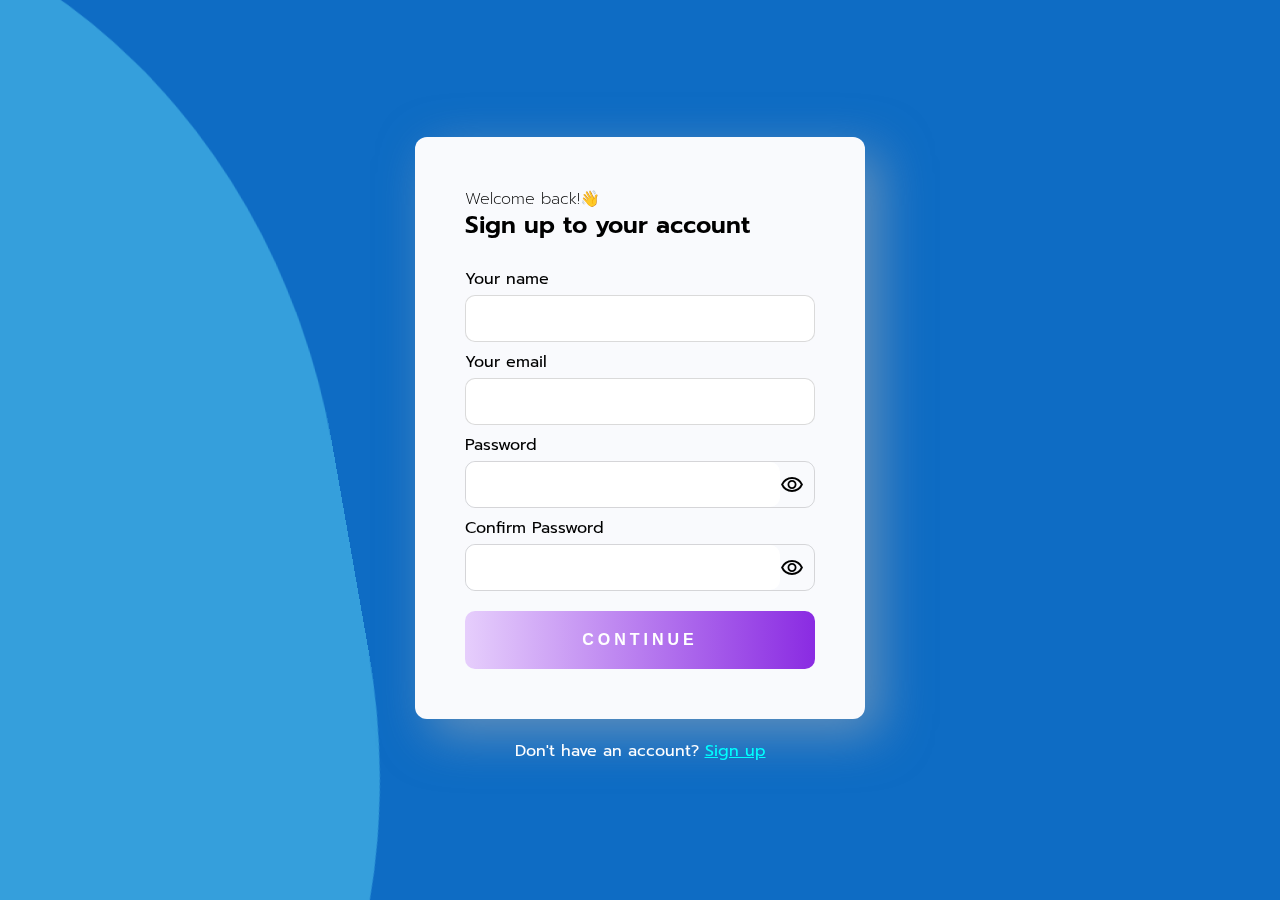
<file: index.html>
<!DOCTYPE html>
<html lang="en">
    <head>
        <meta charset="UTF-8" />
        <meta name="viewport" content="width=device-width, initial-scale=1.0" />
        <title>User Authentication using |Local Storage</title>
        <link rel="stylesheet" href="./assest/style.css" />
        <!-- <link rel="stylesheet" href="./assest/sign-up.css"> -->
        <link rel="preconnect" href="https://fonts.googleapis.com" />
        <link rel="preconnect" href="https://fonts.gstatic.com" crossorigin />
        <link
            rel="stylesheet"
            href="https://fonts.googleapis.com/css2?family=Material+Symbols+Outlined:opsz,wght,FILL,GRAD@24,400,0,0" />
        <link
            href="https://fonts.googleapis.com/css2?family=Prompt:ital,wght@0,100;0,300;0,400;0,500;0,600;0,700;0,900;1,100&display=swap"
            rel="stylesheet" />
    </head>
    <body>
         
        <div class='box'>
            <div class='wave -one'></div>
            <div class='wave -two'></div>
            <div class='wave -three'></div>
          </div>          
        <div class="form-container">
            <form>
                <p id="welcome">Welcome back!👋</p>
                <h2>Sign up to your account</h2>
                <label for="name">Your name</label>
                <input id="name" type="text" />
                <label for="email">Your email</label>
                <input id="email" type="email" />
                <label for="password">Password</label>
                <div class="password">
                    <input id="password" class="password-input" type="password" />
                    <span id="eye" class="material-symbols-outlined eye" title="show password">visibility</span>
                </div>
                <label for="final-password">Confirm Password</label>
                <div class="password">
                    <input id="final-password" type="password" class="password-input" />
                    <span id="confirm-eye" class="material-symbols-outlined eye" title="show password"> visibility</span>
                </div>
                <button class="submit">CONTINUE</button>
                <p id="error">Error: All fields are mandatory</p>
            </form>
            <p id="sign-up-button">Don't have an account? <a href="#">Sign up</a></p>
        </div>
        <script src="./script.js"></script>
    </body>
</html>
</file>
<file: assest/style.css>
*{
    margin: 0;
    padding: 0;
}
body{
    background-color: #F9FAFD;
    font-family: 'Prompt', sans-serif;
}
.form-container{
    display: flex;
    flex-direction: column;
    align-items: center;
    height: 100vh;
    box-sizing: border-box;
    justify-content: center;
    position: relative;
    z-index: 20;
}
.eye{
    cursor: pointer;
}
#welcome{
    font-weight: 200;
}
h2{
    font-weight: 600;
    margin-top: -4px;
    margin-bottom: 16px;
}
label{
    margin: 8px 0 4px 0;
}
form{
    border-radius: 12px;
    box-shadow: 15px 15px 50px rgba(182, 180, 180, 0.5);
    width: 450px;
    box-sizing: border-box;
    display: flex;
    flex-direction: column;
    padding: 50px;
    background-color: #F9FAFD;
}
input{
    border: 1px solid rgba(0, 0, 0, 0.144);
    font-size: 18px;
    border-radius: 10px;
    box-sizing: border-box;
    padding: 12px;
    width: 100%;
    outline: none;
}
.password{
    display: flex;  
    align-items: center;
    box-sizing: border-box;
    padding-right: 10px;
    border-radius: 10px;
    border: 1px solid rgba(0, 0, 0, 0.144);
}
.password-input{
    border: none;
}
.submit{
    border: none;
    background: linear-gradient(90deg, rgb(230, 206, 252), blueviolet);
    border-radius: 10px;
    margin-top: 20px;
    padding: 20px 30px;
    color: white;
    font-size: 16px;
    font-weight: 700;
    letter-spacing: 4px;
    cursor: pointer;
    width: 100%;
    transition: background 5s linear;
}
.submit:hover{
    background: linear-gradient(90deg, blueviolet, deepskyblue);
    transition: background 5s linear;
}
#sign-up-button{
    margin-top: 20px;
    color: rgb(255, 255, 255);
}
a{
    color: aqua;
}
#error{
    color: blueviolet;
    font-size: 18px;
    font-weight: 500;
    text-align: center;
    margin-top: 28px;
    outline: none;
    border-radius: 10px;
    width: 100%;
    display: none;
}

/* background styling */
.container{
    position: absolute;
    left: 0;
    right: 0;
    top: 0;
    bottom: 0;
    margin: auto;
    height: 100vh;
    overflow: hidden;
}
.line{
    position: absolute;
    width: 100%;
    overflow: hidden;
    height: 100%;
    box-sizing: border-box;
    background: blueviolet;
}
.line-1{
    z-index: 15;
    opacity: 0.5;
}
.line-2{
    z-index: 10;
    opacity: 0.7;
}style.css
.line-3{
    z-index: 5;
}
.wave{
    position: absolute;
    left: 0;
    width: 200%;
    height: 100%;
    box-sizing: border-box;
    background-repeat: repeat no-repeat;
    background-position: 0 bottom;
    transform-origin: center bottom;
}
.wave1{
    background-size: 50% 80px;
}
.wave2{
    background-size: 50% 100px;
    animation: animate 12s linear infinite;
}

.wave3{
    background-size: 50% 80px;
    animation: animate 18s linear infinite;
}
@keyframes animate{
    0%{
        transform: translateX(0) translateZ(0) scaleY(1);
    }
    50%{
        transform: translateX(-25%) translateZ(0) scaleY(0.5);
    }
    100%{
        transform: translateX(-50%) translateZ(0) scaleY(1);
    }
}

@media screen and (max-width:550px){
    form{
        width: 80vw;
        height: fit-content;
        padding: 30px;
    }
    input{
        height: 20px;
        font-size: 14px;
    }
    label{
        font-size: 14px;
    }
    .submit{
        font-size: 12px;
        padding: 10px;
    }
    h2{
        font-size: 16px;
        margin-top: -4px;
    }
}
@media screen and (max-height:800px) {
    form{
        width: 30vw;
        height: fit-content;
        padding: 30px;
    }
    input{
        height: 25px;
        font-size: 14px;
        padding: 15px;
    }
    label{
        font-size: 14px;
    }
    .submit{
        font-size: 12px;
        padding: 10px;
    }
    h2{
        font-size: 16px;
        margin-top: -4px;
    }
}
@media screen and (max-width:800px) and (max-height:800px) {
    
    form{
        width: 400px;
        height: fit-content;
        padding: 30px;
    }
    input{
        height: 25px;
        font-size: 14px;
        padding: 15px;
    }
    label{
        font-size: 14px;
    }
    .submit{
        font-size: 12px;
        padding: 10px;
    }
    h2{
        font-size: 16px;
        margin-top: -4px;
    }
}
@media screen and (max-width:500px) and (max-height:800px) {
    form{
        width: 300px;
        height: fit-content;
        padding: 30px;
    }
    input{
        height: 25px;
        font-size: 14px;
        padding: 15px;
    }
    label{
        font-size: 14px;
    }
    .submit{
        font-size: 12px;
        padding: 10px;
    }
    h2{
        font-size: 16px;
        margin-top: -4px;
    }
    .submit{
        font-size: 12px;
    }
}
@media screen and (max-width:350px) and (max-height:800px) {
    form{
        width: 250px;
        height: fit-content;
        padding: 30px;
    }
    input{
        height: 25px;
        font-size: 14px;
        padding: 15px;
    }
    label{
        font-size: 14px;
    }
    .submit{
        font-size: 12px;
        padding: 10px;
    }
    h2{
        font-size: 16px;
        margin-top: -4px;
    }
    .submit{
        font-size: 10px;
    }
}
@media screen and (max-width:280px) and (max-height:800px) {
    #welcome{
        font-size: 12px;
    }
    form{
        width: 200px;
        height: fit-content;
        padding: 30px;
    }
    input{
        height: 18px;
        font-size: 12px;
        padding: 10px;
    }
    label{
        font-size: 12px;
    }
    .submit{
        font-size: 12px;
        padding: 10px;
    }
    h2{
        font-size: 14px;
        margin-top: -4px;
    }
    .submit{
        font-size: 10px;
    }
}



body{
	margin: 0;
	padding: 0;
	background-color: #0e6cc4;
	overflow-x:hidden;
	overflow-y:hidden;
}

/*waves****************************/


.box {
	position: fixed;
	top: 0;
	transform: rotate(80deg);
	left: 0;
}

.wave {
	position: fixed;
	top: 0;
	left: 0;
  opacity: .4;
  position: absolute;
  top: 3%;
  left: 10%;
  background: #0af;
  width: 1500px;
  height: 1300px;
  margin-left: -150px;
  margin-top: -250px;
  transform-origin: 50% 48%;
  border-radius: 43%;
  animation: drift 7000ms infinite linear;
}

.wave.-three {
  animation: drift 7500ms infinite linear;
	position: fixed;
	background-color: #77daff;
}

.wave.-two {
  animation: drift 3000ms infinite linear;
  opacity: .1;
  background: black;
	position: fixed;
}

.box:after {
  content: '';
  display: block;
  left: 0;
  top: 0;
  width: 100%;
  height: 100%;
  z-index: 11;
  transform: translate3d(0, 0, 0);
}

@keyframes drift {
  from { transform: rotate(0deg); }
  from { transform: rotate(360deg); }
}

/*LOADING SPACE*/

.contain {
	animation-delay: 4s;
	z-index: 1000;
	position: fixed;
	top: 0;
	left: 0;
	bottom: 0;
	right: 0;
  display: -webkit-box;
  display: -ms-flexbox;
  display: flex;
  -ms-flex-flow: row nowrap;
  flex-flow: row nowrap;
  -webkit-box-pack: center;
  -ms-flex-pack: center;
  justify-content: center;
  -webkit-box-align: center;
  -ms-flex-align: center;
  align-items: center;

  background: #25a7d7;
  background: -webkit-linear-gradient(#25a7d7, #2962FF);
  background: linear-gradient(#25a7d7, #25a7d7);
}

.icon {
  width: 100px;
  height: 100px;
  margin: 0 5px;
}

/*Animation*/
.icon:nth-child(2) img {-webkit-animation-delay: 0.2s;animation-delay: 0.2s}
.icon:nth-child(3) img {-webkit-animation-delay: 0.3s;animation-delay: 0.3s}
.icon:nth-child(4) img {-webkit-animation-delay: 0.4s;animation-delay: 0.4s}

.icon img {
  -webkit-animation: anim 2s ease infinite;
  animation: anim 2s ease infinite;
  -webkit-transform: scale(0,0) rotateZ(180deg);
  transform: scale(0,0) rotateZ(180deg);
}

@-webkit-keyframes anim{
  0% {
    -webkit-transform: scale(0,0) rotateZ(-90deg);
    transform: scale(0,0) rotateZ(-90deg);opacity:0
  }
  30% {
    -webkit-transform: scale(1,1) rotateZ(0deg);
    transform: scale(1,1) rotateZ(0deg);opacity:1
  }
  50% {
    -webkit-transform: scale(1,1) rotateZ(0deg);
    transform: scale(1,1) rotateZ(0deg);opacity:1
  }
  80% {
    -webkit-transform: scale(0,0) rotateZ(90deg);
    transform: scale(0,0) rotateZ(90deg);opacity:0
  }
}

@keyframes anim{
  0% {
    -webkit-transform: scale(0,0) rotateZ(-90deg);
    transform: scale(0,0) rotateZ(-90deg);opacity:0
  }
  30% {
    -webkit-transform: scale(1,1) rotateZ(0deg);transform: scale(1,1) rotateZ(0deg);opacity:1
  }
  50% {
    -webkit-transform: scale(1,1) rotateZ(0deg);
    transform: scale(1,1) rotateZ(0deg);opacity:1
  }
  80% {
    -webkit-transform: scale(0,0) rotateZ(90deg);
    transform: scale(0,0) rotateZ(90deg);opacity:0
  }
}
</file>
<file: assest/sign-up.css>
*{
    margin: 0;
    padding: 0;  
}
body{
    font-family: 'Prompt', sans-serif;
}

#sign-up{
    color: rgb(214, 205, 222);
    font-size: 28px;
    font-weight: 400;

}
.profile-pic{
    margin-top: 40px;
}
h2{
    font-weight: 500;
    margin-bottom: 20px;
}
.user-info{
    margin-top: 20px;
}
.user-info p{
    font-size: 22px;
    font-weight: 300;
    line-height: 4.6vh;
    font-size: sans-serif;
}
.container{
    width: 100vw;
    display: flex;
    align-items: center;
    justify-content: center;
}
/* background styling */
.container{
    position: absolute;
    left: 0;
    right: 0;
    top: 0;
    bottom: 0;
    margin: auto;
    height: 100vh;
    overflow: hidden;
}
.line{
    position: absolute;
    width: 100%;
    overflow: hidden;
    height: 100%;
    box-sizing: border-box;
    background: rgb(179, 144, 212);
}
.line-1{
    z-index: 15;
    opacity: 0.5;
}
.line-2{
    z-index: 10;
    opacity: 0.7;
}
.line-3{
    z-index: 5;
}
.wave{
    position: absolute;
    left: 0;
    width: 200%;
    height: 100%;
    box-sizing: border-box;
    background-repeat: repeat no-repeat;
    background-position: 0 bottom;
    transform-origin: center bottom;
}
.wave1{
    background-size: 50% 80px;
}
.wave2{
    background-size: 50% 100px;
    animation: animate 12s linear infinite;
}

.wave3{
    background-size: 50% 120px;
    animation: animate 18s linear infinite;
}
@keyframes animate{
    0%{
        transform: translateX(0) translateZ(0) scaleY(1);
    }
    50%{
        transform: translateX(-25%) translateZ(0) scaleY(0.5);
    }
    100%{
        transform: translateX(-50%) translateZ(0) scaleY(1);
    }
}
.success{
    position: absolute;
    z-index: 100;
    border: none;
    background-color: #F9FAFD;
    display: flex;
    flex-direction: column;
    width: 20vw;
    text-align: center;
    align-items: center;
    justify-content: center;
    padding: 50px;
    box-shadow: 0 0 20px rgba(114, 112, 112, 0.5);
    border-radius: 4px;
}
.user-dp{
    height: 150px;
    width: 150px;
    border-radius: 50%;   
}
#logout{
    padding: 22px;
    border: none;
    width: 70%;
    margin-top: 36px;
    color: white;
    font-weight: 600;
    border-radius: 12px;
    font-size: 18px;
    background-color: blueviolet;
    cursor:pointer
}

@keyframes animate{
    0%{
        transform: translateX(0) translateZ(0) scaleY(1);
    }
    50%{
        transform: translateX(-25%) translateZ(0) scaleY(0.5);
    }
    100%{
        transform: translateX(-50%) translateZ(0) scaleY(1);
    }
}

@media screen and (min-width:400px) and (max-width:800px) {
    .success{
        width: 70vw;
        height: fit-content;
        padding: 30px;
    }
    .user-dp{
        height: 20vw;
        width: 20vw;
        border-radius: 50%;   
    }
    .user-info p{
        font-size: 20px;
        font-weight: 300;
        line-height: 4.6vh;
        font-size: sans-serif;
    }

}
@media screen and (min-width:801px) and (max-width:1300px) {
    .success{
        width: 50vw;
        height: fit-content;
        padding: 30px;
    }
    .user-dp{
        height: 20vw;
        width: 20vw;
        border-radius: 50%;   
    }
    .user-info p{
        font-size: 20px;
        font-weight: 300;
        line-height: 4.6vh;
        font-size: sans-serif;
    }

}

@media screen and (max-height:800px) {
   .success{
        width: 30vw;
        height: fit-content;
        padding: 20px;
    }
    .user-dp{
        height: 16vw;
        width: 16vw;
        border-radius: 50%;   
    }
    .user-info p{
        font-size: 16px;
        font-weight: 300;
        font-size: sans-serif;
    }
    #logout{
           padding: 16px;
    width: 70%;
    margin-top: 20px;
    border-radius: 12px;
    font-size: 14px;
    background-color: blueviolet;
    cursor:pointer
    }
}

@media screen and (max-width:825px) and (max-height:800px) {
   .success{
        width: 30vw;
        height: fit-content;
        padding: 20px;
    }
    .user-dp{
        height: 16vw;
        width: 16vw;
        border-radius: 50%;   
    }
    .user-info p{
        font-size: 14px;
        font-weight: 300;
        font-size: sans-serif;
    }
    #logout{
           padding: 10px;
    width: 70%;
    margin-top: 14px;
    border-radius: 12px;
    font-size: 14px;
    background-color: blueviolet;
    cursor:pointer
    }
    #sign-up{
        font-size: 20px;
    }
}
@media screen and (max-width:825px) {
   .success{
        width: 60vw;
        height: fit-content;
        padding: 20px;
    }
    .user-dp{
        height: 16vw;
        width: 16vw;
        border-radius: 50%;   
    }
    .user-info p{
        font-size: 14px;
        font-weight: 300;
        font-size: sans-serif;
    }
    #logout{
        padding: 10px;
        width: 70%;
        margin-top: 14px;
        border-radius: 12px;
        font-size: 14px;
        background-color: blueviolet;
        cursor:pointer
    }
    #sign-up{
        font-size: 20px;
    }
}
@media screen and (max-width:750px) and (max-height:800px) {
   .success{
        width: 50vw;
        height: fit-content;
        padding: 20px;
    }
    .user-dp{
        height: 18vw;
        width: 18vw;
        border-radius: 50%;   
    }
    .user-info p{
        font-size: 14px;
        font-weight: 300;
        font-size: sans-serif;
    }
    #logout{
           padding: 10px;
    width: 70%;
    margin-top: 14px;
    border-radius: 12px;
    font-size: 14px;
    background-color: blueviolet;
    cursor:pointer
    }
    #sign-up{
        font-size: 20px;
    }
}
@media screen and (max-width:750px) {
   .success{
        width: 60vw;
        height: fit-content;
        padding: 20px;
    }
    .user-dp{
        height: 18vw;
        width: 18vw;
        border-radius: 50%;   
    }
    .user-info p{
        font-size: 14px;
        font-weight: 300;
        font-size: sans-serif;
    }
    #logout{
           padding: 10px;
    width: 70%;
    margin-top: 14px;
    border-radius: 12px;
    font-size: 14px;
    background-color: blueviolet;
    cursor:pointer
    }
    #sign-up{
        font-size: 20px;
    }
}

@media screen and (max-width:500px) and (max-height:800px) {
   .success{
        width: 50vw;
        height: fit-content;
        padding: 20px;
    }
    .user-dp{
        height: 21vw;
        width: 21vw;
        border-radius: 50%;   
    }
    .user-info p{
        font-size: 14px;
        font-weight: 300;
        font-size: sans-serif;
    }
    #logout{
    padding: 10px;
    width: 70%;
    margin-top: 14px;
    border-radius: 12px;
    font-size: 14px;
    background-color: blueviolet;
    cursor:pointer
    }
    #sign-up{
        font-size: 20px;
    }
}
@media screen and (max-width:500px){
   .success{
        width: 60vw;
        height: fit-content;
        padding: 20px;
    }
    .user-dp{
        height: 21vw;
        width: 21vw;
        border-radius: 50%;   
    }
    .user-info p{
        font-size: 14px;
        font-weight: 300;
        font-size: sans-serif;
    }
    #logout{
    padding: 10px;
    width: 70%;
    margin-top: 14px;
    border-radius: 12px;
    font-size: 14px;
    background-color: blueviolet;
    cursor:pointer
    }
    #sign-up{
        font-size: 20px;
    }
}

@media screen and (max-width:400px) and (max-height:800px) {
   .success{
        width: 60vw;
        height: fit-content;
        padding: 20px;
    }
    .user-dp{
        height: 24vw;
        width: 24vw;
        border-radius: 50%;   
    }
    .user-info p{
        font-size: 12px;
        font-weight: 300;
        font-size: sans-serif;
    }
    #logout{
    padding: 10px;
    width: 70%;
    margin-top: 14px;
    border-radius: 12px;
    font-size: 10px;
    background-color: blueviolet;
    cursor:pointer
    }
    #sign-up{
        font-size: 16px;
    }
    h2{
        font-size: 12px;
    }
}

@media screen and (max-width:400px){
   .success{
        width: 60vw;
        height: fit-content;
        padding: 20px;
    }
    .user-dp{
        height: 24vw;
        width: 24vw;
        border-radius: 50%;   
    }
    .user-info p{
        font-size: 12px;
        font-weight: 300;
        font-size: sans-serif;
    }
    #logout{
    padding: 10px;
    width: 70%;
    margin-top: 14px;
    border-radius: 12px;
    font-size: 10px;
    background-color: blueviolet;
    cursor:pointer
    }
    #sign-up{
        font-size: 16px;
    }
    h2{
        font-size: 12px;
    }
}
</file>
